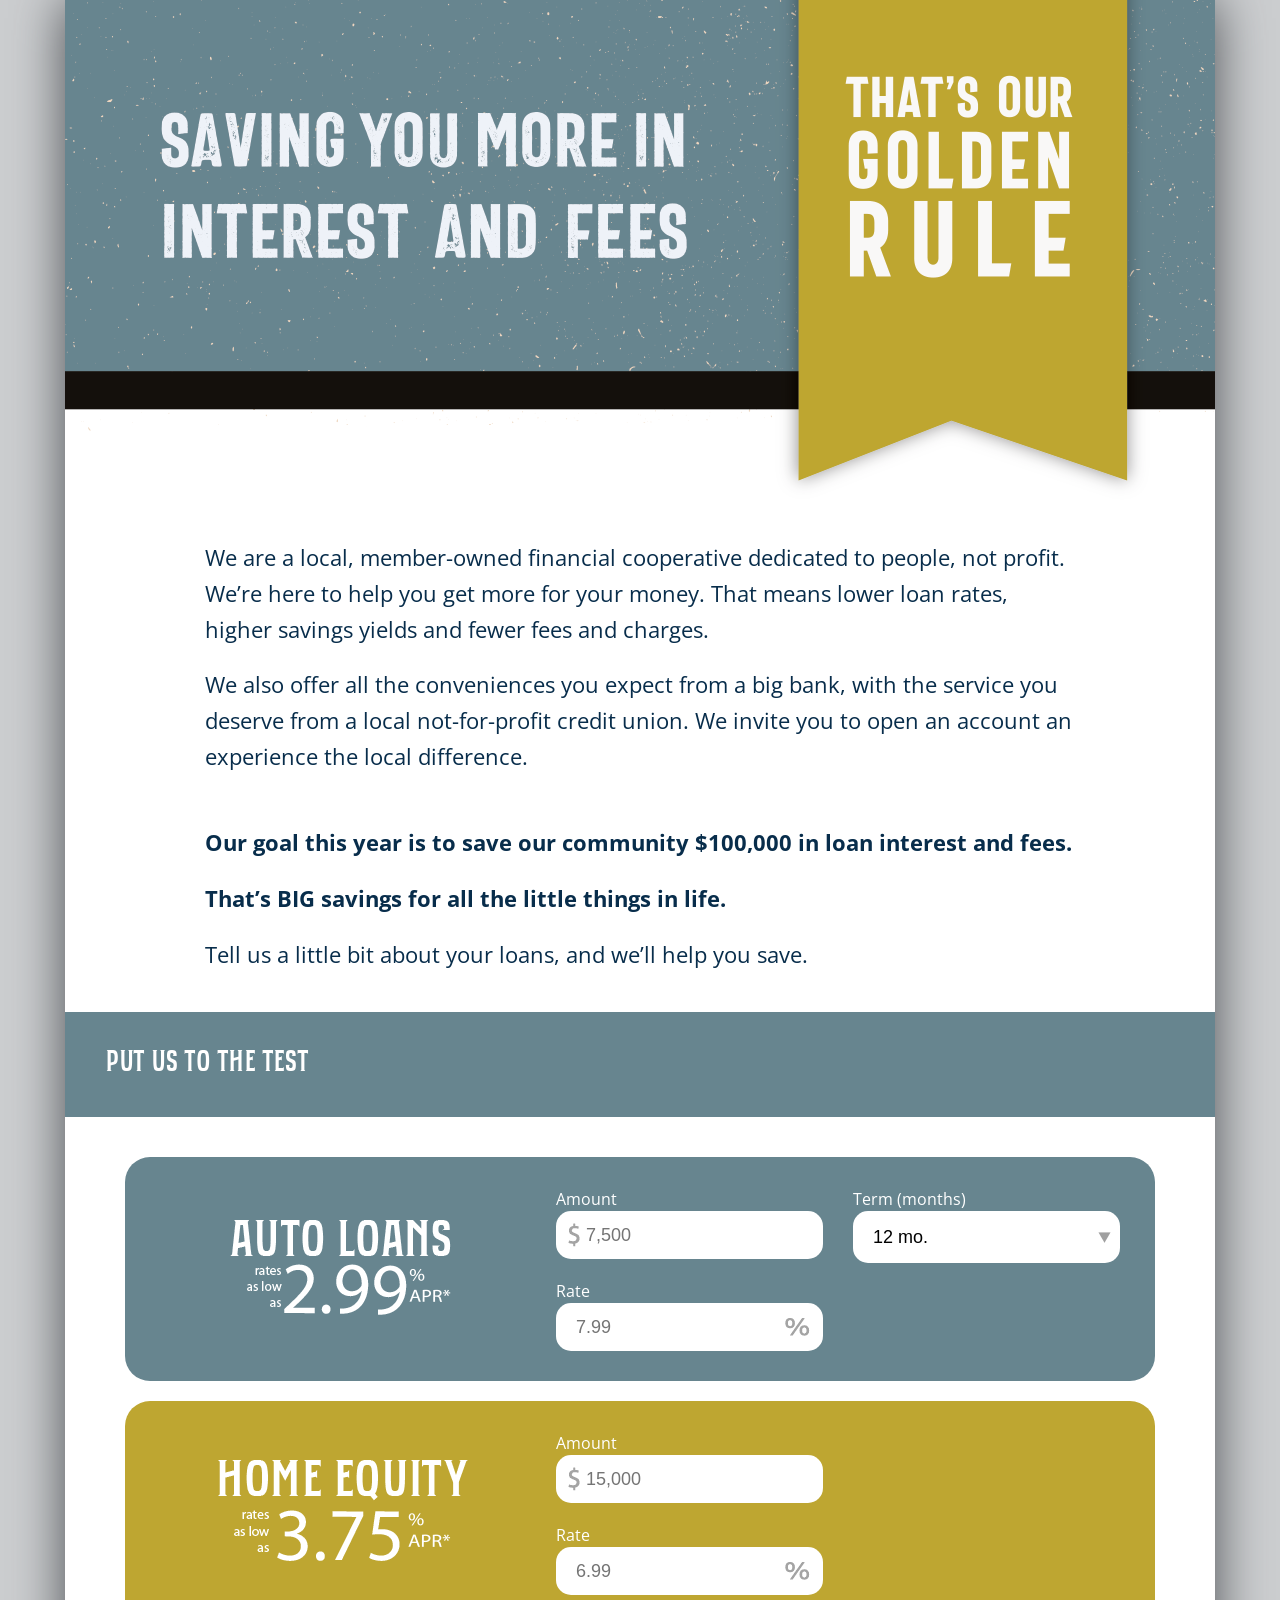
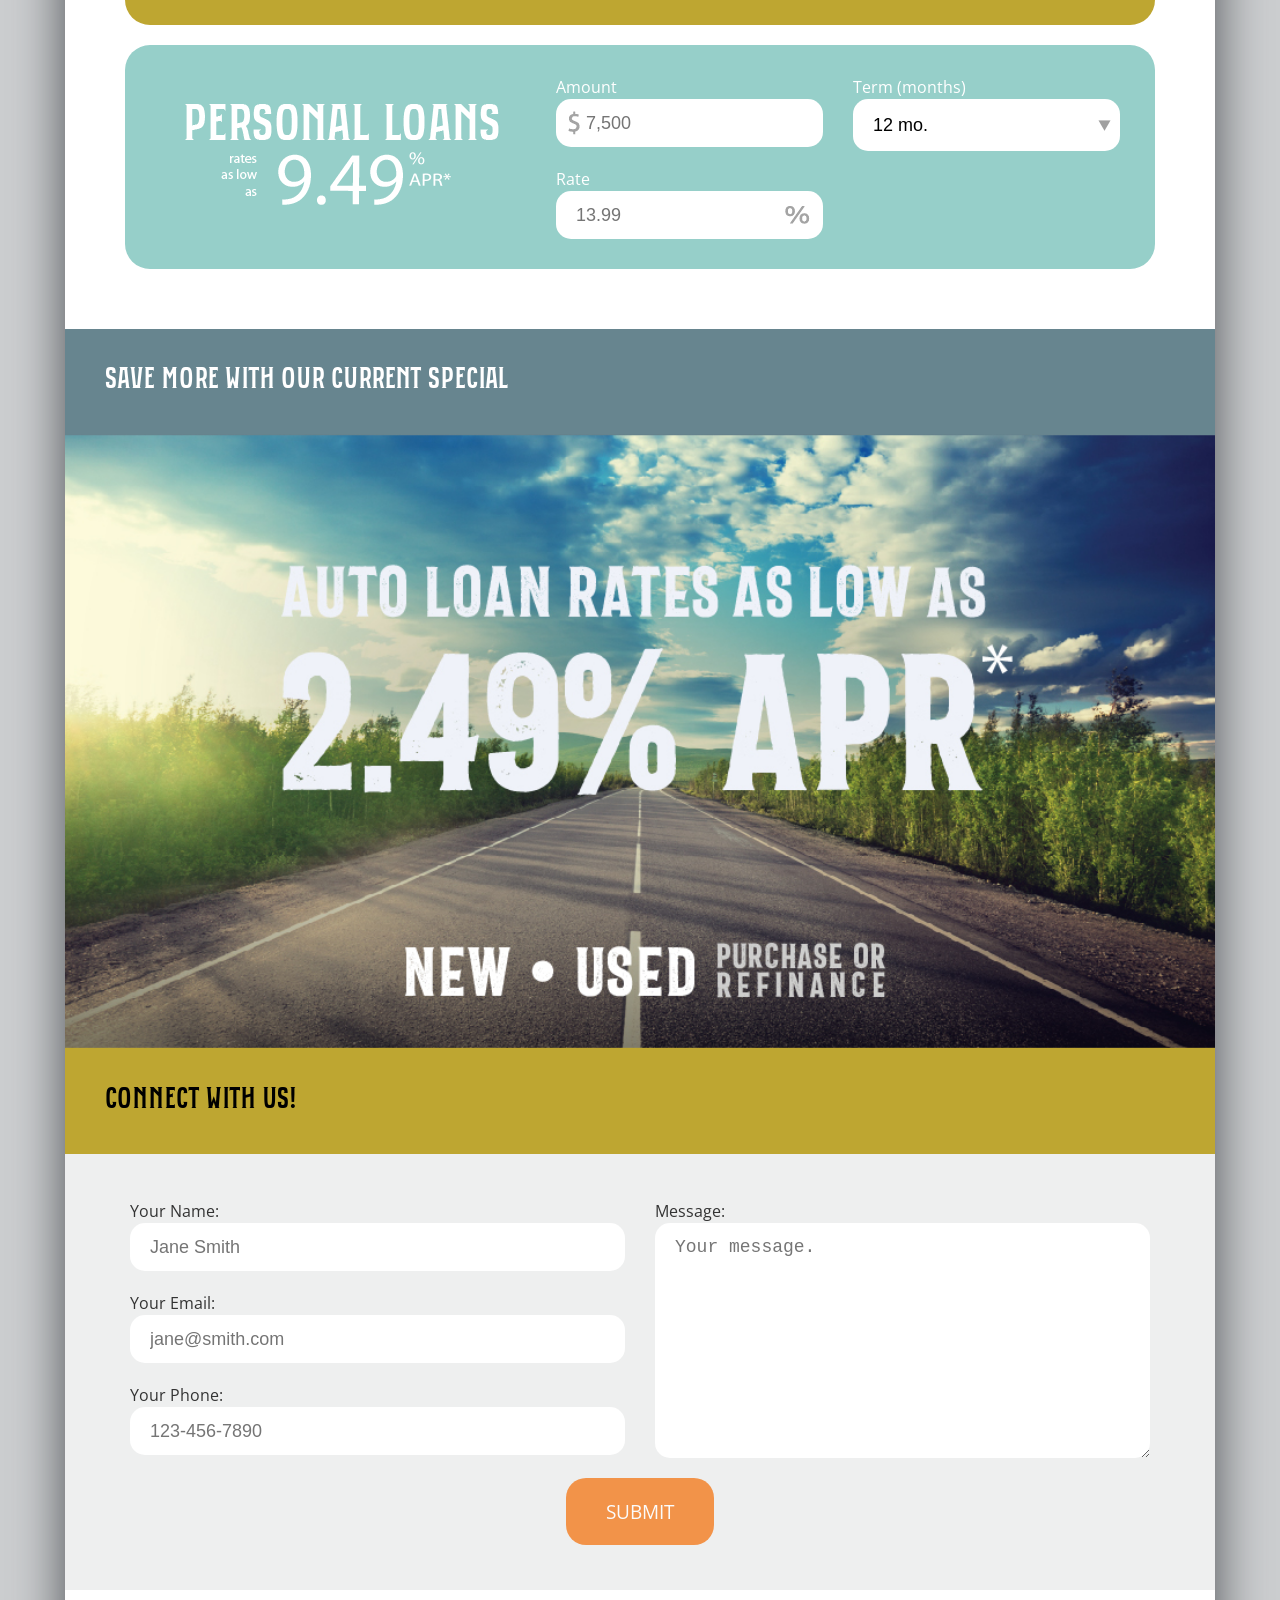
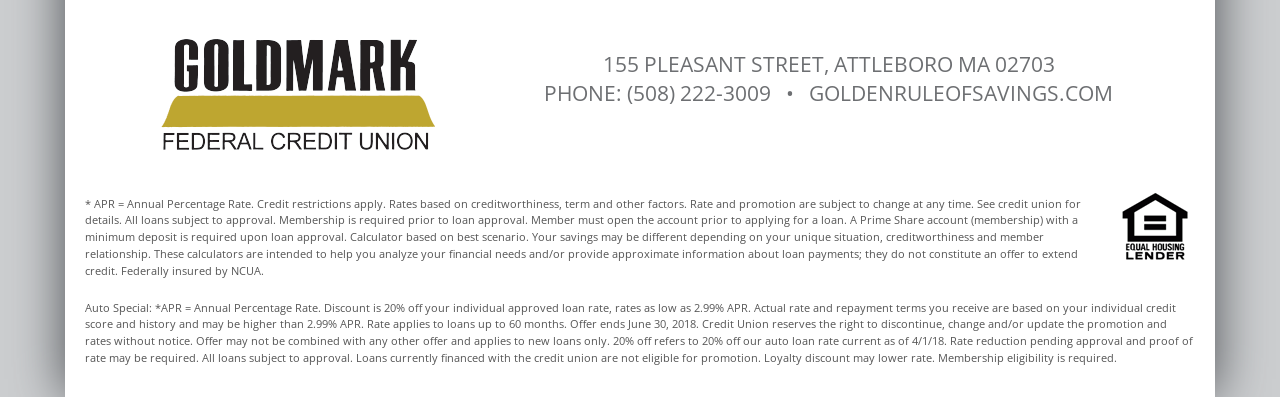
<file: index.html>
<!DOCTYPE html>
<html lang="en">
<head>
	<title>The Golden Rule | Goldmark Federal Credit Union</title>
	<meta charset="utf-8">
	<link rel="stylesheet" href="css/main.css?v=1">
	<script src="js/respond.js"></script>
	<meta name="viewport" content="width=device-width, initial-scale=1">
	<!-- Global site tag (gtag.js) - Google Analytics -->
	<script async src="https://www.googletagmanager.com/gtag/js?id=UA-127524383-1"></script>
	<script>
	window.dataLayer = window.dataLayer || [];
	function gtag(){dataLayer.push(arguments);}
	gtag('js', new Date());

	gtag('config', 'UA-127524383-1');
	</script>
</head>
<body>
<div class="wrap">
	<div class="bg-container group">
	
	<header>
		<a href="/"><img src="img/header.png" alt="We help families live better lives."></a>
	</header>


	<div class="calculator-container">
		
		<div class="intro">
			<p>We are a local, member-owned financial cooperative dedicated to people, not profit. We’re here to help you get more for your money. That means lower loan rates, higher savings yields and fewer fees and charges.</p>
			<p>We also offer all the conveniences you expect from a big bank, with the service you deserve from a local not-for-profit credit union. We invite you to open an account an experience the local difference.</p>
			<div class="savings-thermometer" data-giraph-api-key="349b9d8cf5c8957f9d51c5c674601438"></div>
			<script src="//giraph.io/api/thermometer/v1/js/widget.js"></script>
			<p style="padding-top: 40px;"><strong>Our goal this year is to save our community $100,000 in loan interest and fees.</strong></p>
			<p><strong>That’s BIG savings for all the little things in life.</strong></p>
			<p>Tell us a little bit about your loans, and we’ll help you save.</p>
		</div>

		<div class="bg-blue pad text-white"><h3>Put us to the test</h3></div>
		
		<div class="group columns">

			<div class="calculators" id="calculator">

				<div class="loan-auto calculator bg-blue">
					<div class="third first"> 
						<img src="img/rate-auto.png" alt="Auto loan rate as low as 2.99% APR">
					</div>
					<div class="third">
						<p><label for="amount1">Amount</label><input type="text" id="amount1" placeholder="7,500" class="amount" /></p>
						<p><label for="rate1">Rate</label><input type="text" id="rate1" placeholder="7.99" class="rate percent" /></p>
						<input type="hidden" class="rate_compare" value="2.99" />
					</div>
					<div class="third">
						<p><label for="term1">Term (months)</label>
							<select id="term1" class="term">
								<option value="12m">12 mo.</option>
								<option value="24m">24 mo.</option>
								<option value="36m">36 mo.</option>
								<option value="48m">48 mo.</option>
								<option value="60m">60 mo.</option>
								<option value="72m">72 mo.</option>
								<option value="84m">84 mo.</option>
							</select>
						</p>
						<p class="result auto"></p>
					</div>
					<div class="group"></div>
				</div>

				<div class="home calculator bg-gold starfish">
					<div class="third first">
						<img src="img/rate-home.png" alt="Home equity rates as low as 3.75% APR">
					</div>
					<div class="third">
						<p><label for="amount3">Amount</label><input type="text" id="amount3" placeholder="15,000" class="amount" /></p>
						<p><label for="rate3">Rate</label><input type="text" id="rate3" placeholder="6.99" class="rate percent" /></p>
						<input type="hidden" class="term" value="15y" />
						<input type="hidden" class="rate_compare" value="3.75" />
					</div>
					<div class="third result home"></div>
					<div class="group"></div>
				</div>

				<div class="loan-personal calculator bg-sky">
					<div class="third first">
						<img src="img/rate-personal.png" alt="Personal loan rate as low as 9.49% APR">
					</div>
					<div class="third">
						<p><label for="amount2">Amount</label><input type="text" id="amount2" placeholder="7,500" class="amount" /></p>
						<p><label for="rate2">Rate</label><input type="text" id="rate2" placeholder="13.99" class="rate percent" /></p>
						<input type="hidden" class="rate_compare" value="9.49" />
					</div>
					<div class="third">
						<p><label for="term2">Term (months)</label>
							<select id="term2" class="term">
								<option value="12m">12 mo.</option>
								<option value="24m">24 mo.</option>
								<option value="36m">36 mo.</option>
								<option value="48m">48 mo.</option>
								<option value="60m">60 mo.</option>
							</select>
						</p>
						<p class="result personal"></p>
					</div>
					<div class="group"></div>
				</div>
			</div>
		</div>

		<div class="bg-blue pad text-white"><h3>Save more with our current special</h3></div>

		<div class="ad">
			<a href="https://www.goldmarkfcu.com/"><img src="img/promo-auto.jpg" alt="Apply now for a Low-rate Debt Consolidation Loans! Click here for more information."></a>
		</div>
				
		<div class="bg-gold pad text-black"><h3>Connect with us!</h3></div>

		<div class="bg-grey-lighter contact">
			<div class="wrap content">
			<form id="contact" name="contact">
				<strong><div class="error text-red"></div></strong>
				<div class="group">
					<div class="half">
						<p>Your Name:
							<input type="text" name="name" placeholder="Jane Smith" /></p>
						<p>Your Email:
							<input type="text" name="email" placeholder="jane@smith.com" /></p>
						<p>Your Phone:
							<input type="text" name="phone" placeholder="123-456-7890" /></p>
					</div>
					<div class="half">
						<p>Message:
							<textarea name="message" placeholder="Your message."></textarea></p>
					</div>
				</div>
				<p class="text-center"><input type="submit" name="submit" value="Submit" class="btn" /></p>
			</form>
			</div>
		</div>

		<div class="footer-logo">
			<div class="fourty">
				<a href="http://www.goldmarkfcu.com/"><img src="img/logo.png" alt="Goldmark Logo"></a>
			</div>
			<div class="sixty">
				155 Pleasant Street, Attleboro MA 02703<br>
				Phone: (508) 222-3009 &nbsp; &bull; &nbsp; goldenruleofsavings.com
			</div>
		</div>

		<footer class="wrap fineprint">
			<img src="img/logo-housing.png" alt="Equal Housing Opportunity Logo">
			<p>* APR = Annual Percentage Rate. Credit restrictions apply. Rates based on creditworthiness, term and other factors. Rate and promotion are subject to change at any time. See credit union for details. All loans subject to approval. Membership is required prior to loan approval.  Member must open the account prior to applying for a loan. A Prime Share account (membership) with a minimum deposit is required upon loan approval. Calculator based on best scenario. Your savings may be different depending on your unique situation, creditworthiness and member relationship. These calculators are intended to help you analyze your financial needs and/or provide approximate information about loan payments; they do not constitute an offer to extend credit.  Federally insured by NCUA.</p>
			<p>Auto Special: *APR = Annual Percentage Rate. Discount is 20% off your individual approved loan rate, rates as low as 2.99% APR. Actual rate and repayment terms you receive are based on your individual credit score and history and may be higher than 2.99% APR. Rate applies to loans up to 60 months. Offer ends June 30, 2018. Credit Union reserves the right to discontinue, change and/or update the promotion and rates without notice. Offer may not be combined with any other offer and applies to new loans only. 20% off refers to 20% off our auto loan rate current as of 4/1/18. Rate reduction pending approval and proof of rate may be required. All loans subject to approval. Loans currently financed with the credit union are not eligible for promotion. Loyalty discount may lower rate. Membership eligibility is required.</p>
		</footer>

	</div>

</div>

<script src="//ajax.googleapis.com/ajax/libs/jquery/1.11.0/jquery.min.js"></script>
<script src="js/main.js"></script>
</body>
</html>
</file>
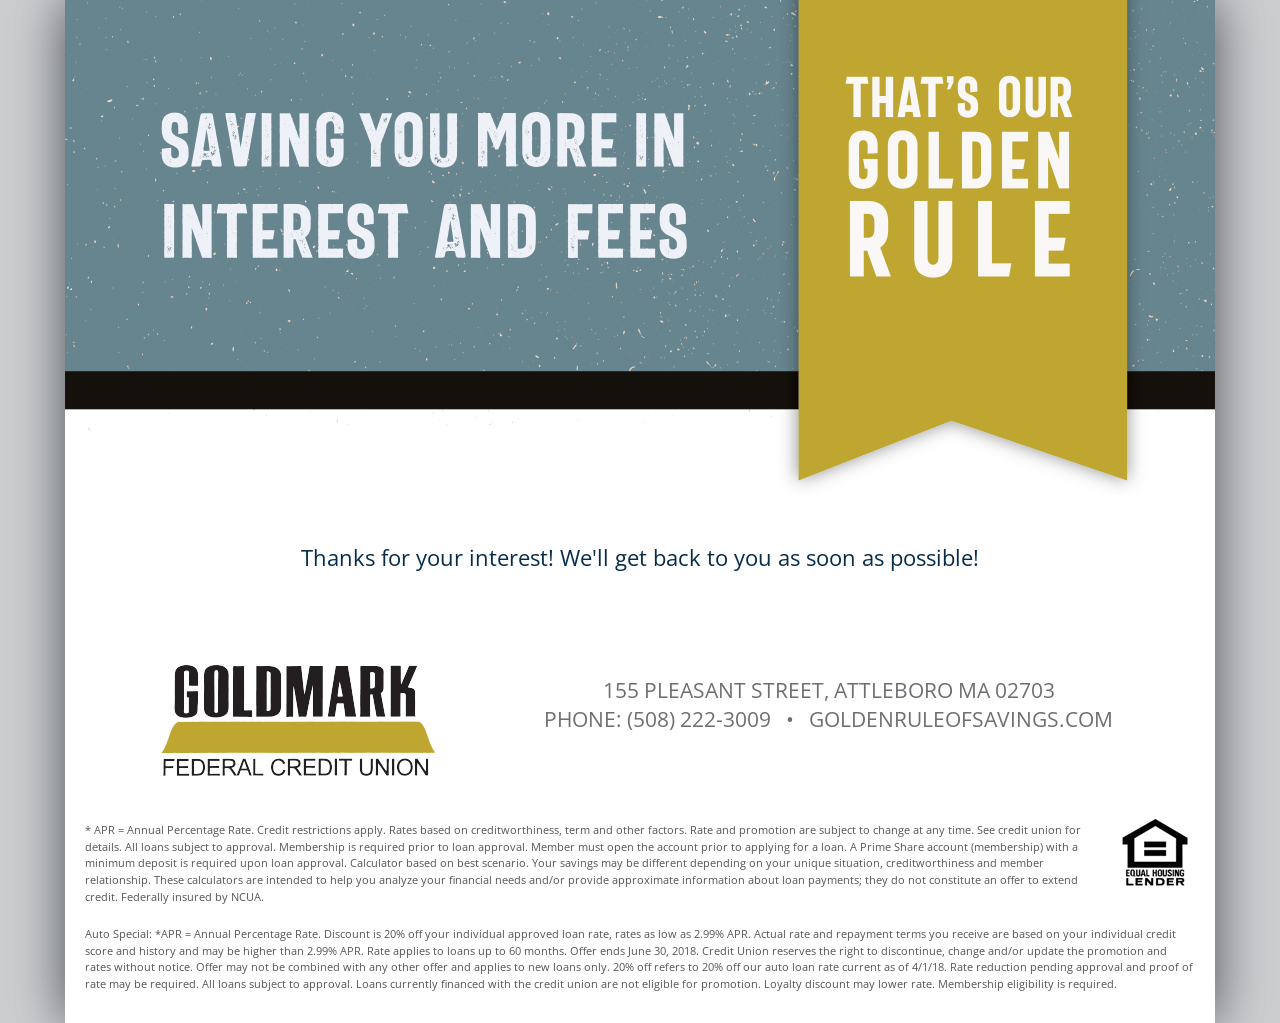
<file: thanks.html>
<!DOCTYPE html>
<html lang="en">
<head>
	<title>Big Savings for All the Little Things in Life | Acme Credit Union</title>
	<meta charset="utf-8">
	<link rel="stylesheet" href="css/main.css">
	<script src="js/respond.js"></script>
	<meta name="viewport" content="width=device-width, initial-scale=1">
	<!-- Global site tag (gtag.js) - Google Analytics -->
	<script async src="https://www.googletagmanager.com/gtag/js?id=UA-127524383-1"></script>
	<script>
	window.dataLayer = window.dataLayer || [];
	function gtag(){dataLayer.push(arguments);}
	gtag('js', new Date());

	gtag('config', 'UA-127524383-1');
	</script>
</head>
<body>
<div class="wrap">
	<div class="bg-container group">
	
	<header>
		<a href="/"><img src="img/header.png" alt="We help families live better lives."></a>
	</header>


	<div class="calculator-container">
		
		<div class="intro">
			<p class="text-center">Thanks for your interest! We'll get back to you as soon as possible!</p>
		</div>

		<div class="footer-logo">
			<div class="fourty">
				<a href="http://www.goldmarkfcu.com/"><img src="img/logo.png" alt="Goldmark Logo"></a>
			</div>
			<div class="sixty">
				155 Pleasant Street, Attleboro MA 02703<br>
				Phone: (508) 222-3009 &nbsp; &bull; &nbsp; goldenruleofsavings.com
			</div>
		</div>

		<footer class="wrap fineprint">
			<img src="img/logo-housing.png" alt="Equal Housing Opportunity Logo">
			<p>* APR = Annual Percentage Rate. Credit restrictions apply. Rates based on creditworthiness, term and other factors. Rate and promotion are subject to change at any time. See credit union for details. All loans subject to approval. Membership is required prior to loan approval.  Member must open the account prior to applying for a loan. A Prime Share account (membership) with a minimum deposit is required upon loan approval. Calculator based on best scenario. Your savings may be different depending on your unique situation, creditworthiness and member relationship. These calculators are intended to help you analyze your financial needs and/or provide approximate information about loan payments; they do not constitute an offer to extend credit.  Federally insured by NCUA.</p>
			<p>Auto Special: *APR = Annual Percentage Rate. Discount is 20% off your individual approved loan rate, rates as low as 2.99% APR. Actual rate and repayment terms you receive are based on your individual credit score and history and may be higher than 2.99% APR. Rate applies to loans up to 60 months. Offer ends June 30, 2018. Credit Union reserves the right to discontinue, change and/or update the promotion and rates without notice. Offer may not be combined with any other offer and applies to new loans only. 20% off refers to 20% off our auto loan rate current as of 4/1/18. Rate reduction pending approval and proof of rate may be required. All loans subject to approval. Loans currently financed with the credit union are not eligible for promotion. Loyalty discount may lower rate. Membership eligibility is required.</p>
		</footer>

	</div>

</div>

<script src="//ajax.googleapis.com/ajax/libs/jquery/1.11.0/jquery.min.js"></script>
<script src="js/main.js"></script>
</body>
</html>
</file>
<file: css/main.css>
@import url(http://fonts.googleapis.com/css?family=Open+Sans:400italic,700italic,400,400,700);html,body,div,span,applet,object,iframe,h1,h2,h3,h4,h5,h6,p,blockquote,pre,a,abbr,acronym,address,big,cite,code,del,dfn,em,font,img,ins,kbd,q,s,samp,small,strike,strong,sub,sup,tt,var,dl,dt,dd,ol,ul,li,fieldset,form,label,legend,table,caption,tbody,tfoot,thead,tr,th,td{margin:0;padding:0;border:0;outline:0;font-weight:inherit;font-style:inherit;font-size:100%;font-family:inherit;vertical-align:baseline}:focus{outline:0}body{line-height:1;color:black;background:white}ol,ul{list-style:none}table{border-collapse:separate;border-spacing:0}caption,th,td{text-align:left;font-weight:normal}blockquote:before,blockquote:after,q:before,q:after{content:""}blockquote,q{quotes:"" ""}*,:before,:after{box-sizing:border-box}img,video,iframe{max-width:100%}@font-face{font-family:'Bartender';src:url("fonts/bartender.woff2") format("woff2"),url("fonts/bartender.woff") format("woff"),url("fonts/bartender.ttf") format("truetype");font-weight:normal;font-style:normal}.clearfix,.group{zoom:1}.clearfix:before,.clearfix:after,.group:before,.group:after{content:"";display:table}.clearfix,.clearfix:before,.clearfix:after,.group,.group:before,.group:after{clear:both}body{font-family:"Open Sans", sans-serif;font-weight:normal;font-size:85%;line-height:1.5em;color:#333}@media only screen and (min-width: 1024px){body{font-size:100%}}a{color:#03111d;text-decoration:none}a:hover{color:#082d4b}a.no-dots{border-bottom:0}h1,h2,h3,h4,h5,h6,p{margin:0;padding:10px 0}h1{font-size:2.4em;font-family:"Bartender", sans-serif}h2{font-size:2em;line-height:1.1em;font-family:"Bartender", sans-serif}h3{font-size:1.8em;line-height:1.2em;font-family:"Bartender", sans-serif;text-transform:uppercase}h4{font-size:1.6em;line-height:1.3em}strong{font-family:"Open Sans", sans-serif;font-weight:700}input[type=text],select,textarea{display:block;width:100%;padding:14px 20px;border:0;font-size:18px;line-height:20px;border-radius:15px;-webkit-appearance:none;background:white}input[type=text].amount,select.amount,textarea.amount{background:#fff url("[data-uri]") left center no-repeat;padding:14px 0 14px 30px}input[type=text].percent,select.percent,textarea.percent{background:#fff url("[data-uri]") right center no-repeat}select{background:#fff url([data-uri]) right center no-repeat;padding:16px 20px;width:100%}textarea{height:235px}@media only screen and (min-width: 768px){.sixty,.fifty,.fourty,.half,.third,.quarter,.three-quarter,.third,.eighty,.twenty,.two-third{float:left}.sixty{width:58%;margin-right:4%}.fourty{width:38%}.quarter{width:23%;margin:0 1% 0 0}.three-quarter{width:73%;margin:0 1.5%}.third{width:33.3%;padding:0 15px}.fifty{width:50%;padding:0 15px}.eighty{width:80%;padding:0 15px}.twenty{width:20%;padding:0 15px}.two-third{width:66%;padding:0 15px}.half{width:50%;padding:0 15px}}.text-center{text-align:center}body{background:#ccced0}.bg-container{background:white;box-shadow:0 0 50px #4b4e52}header{text-align:center}header img{display:block;margin:0 auto}.wrap{max-width:1150px;margin:0 auto;position:relative;zoom:1}.wrap:before,.wrap:after{content:"";display:table}.wrap,.wrap:before,.wrap:after{clear:both}.bg-navy{background:#082d4b}.bg-purple{background:#4162ac}.bg-teal{background:#27bdc0}.bg-sky{background:#96cfc9}.bg-gold{background:#bea631}.bg-red{background:#d42027}.bg-lime{background:#a8c538}.bg-forest{background:rgba(0,104,66,0.1)}.bg-black{background:#231f20}.bg-seafoam{background:#2bbfcc}.bg-blue{background:#67858f}.bg-black{background:#231f20}.bg-grey-lighter{background:#eeefef}.bg-grey-light{background:#939598}.bg-grey-dark{background:#414042}.bg-orange{background:#f47d20}.text-navy{color:#082d4b}.text-purple{color:#4162ac}.text-teal{color:#27bdc0}.text-sky{color:#96cfc9}.text-gold{color:#bea631}.text-red{color:#d42027}.text-lime{color:#a8c538}.text-forest{color:#006842}.text-black{color:#231f20}.text-seafoam{color:#2bbfcc}.text-blue{color:#67858f}.text-black{color:#231f20}.text-grey-light{color:#939598}.text-grey-dark{color:#414042}.text-orange{color:#f47d20}.text-white{color:white}.text-black{color:black}.pad{padding:20px}@media only screen and (min-width: 768px){.pad{padding:25px 40px}}.intro{zoom:1;padding:20px;color:#082d4b;font-size:1.4em;line-height:1.6em}.intro:before,.intro:after{content:"";display:table}.intro,.intro:before,.intro:after{clear:both}@media only screen and (min-width: 768px){.intro{padding:10px 50px}}@media only screen and (min-width: 1024px){.intro{padding:20px 100px}}@media only screen and (min-width: 1150px){.intro{padding:30px 140px}}.intro .btn{width:100%;white-space:nowrap;text-align:center;padding:10px 0}@media only screen and (min-width: 1024px){.intro .btn{width:300px}}@media only screen and (min-width: 768px){.intro .btn{padding:20px 0}}@media only screen and (min-width: 500px){.savings-thermometer{float:right;margin:0 0 10px 10px}}@media only screen and (min-width: 768px){.savings-thermometer{margin:0 0 15px 15px}}@media only screen and (min-width: 860px){.savings-thermometer{margin:0 0 25px 25px}}.columns{padding:0}@media only screen and (min-width: 768px){.columns{padding:10px 20px}}@media only screen and (min-width: 1024px){.calculators{padding:20px}}@media only screen and (min-width: 1150px){.calculators{padding:30px 40px}}.calculators .calculator{padding:20px;color:white;position:relative}.calculators .calculator .third.first{text-align:center}@media only screen and (min-width: 768px){.calculators .calculator{margin:0 0 20px;border-radius:25px;padding:20px}.calculators .calculator .third{width:30%}.calculators .calculator .third.first{width:40%}.calculators .calculator .third.first img{margin-top:20px}}@media only screen and (min-width: 768px){.calculators .calculator.credit,.calculators .calculator.loan-auto,.calculators .calculator.loan-personal{position:relative;padding:20px}}.calculators .calculator .rate-display{zoom:1;padding-bottom:20px}.calculators .calculator .rate-display:before,.calculators .calculator .rate-display:after{content:"";display:table}.calculators .calculator .rate-display,.calculators .calculator .rate-display:before,.calculators .calculator .rate-display:after{clear:both}.calculators .calculator .rate-display .start{display:block;text-align:center;font-size:1.2em;padding:0 0 10px 0}.calculators .calculator .rate-display h2,.calculators .calculator .rate-display .end{float:left;font-family:"Bartender", sans-serif}.calculators .calculator .rate-display h2{width:60%;font-size:60px;line-height:1.2em;padding:0 10px 0 0;text-align:right}@media only screen and (min-width: 768px){.calculators .calculator .rate-display h2{width:78%}}.calculators .calculator .rate-display .end{width:30%;font-size:17px;line-height:1.2em}.calculators .calculator .rate-display .end span{font-size:30px}@media only screen and (min-width: 768px){.calculators .calculator .rate-display .end{width:22%}}.calculators .calculator .result{font-family:"Open Sans", sans-serif;font-weight:700;font-size:1.8em;line-height:1.2em;text-align:center;padding:15px 0 0}.calculators .calculator .result strong{display:block}@media only screen and (min-width: 768px){.calculators .calculator.home .result{padding-top:115px}}.ad img{display:block;width:100%}.contact{padding:20px}@media only screen and (min-width: 768px){.contact{padding:30px}}@media only screen and (min-width: 960px){.contact{padding:35px 50px}}.error{font-family:"Open Sans", sans-serif;font-weight:700;padding:10px 15px;background:#d42027;color:white;border-radius:8px;display:none}.footer-bar{background:#082d4b;color:white;padding:20px;text-align:center;text-transform:uppercase;font-size:1.5em;line-height:1.5em;font-weight:300}.footer-bar strong{font-size:2.2em;line-height:1.7em}.footer-logo{text-align:center;padding:40px 20px 20px}.footer-logo .sixty{font-size:1.3em;line-height:1.4em;text-transform:uppercase;color:#6d6f72}@media only screen and (min-width: 768px){.footer-logo .sixty{padding:20px 0}}.btn{font-family:"Open Sans", sans-serif;font-weight:normal;display:inline-block;padding:10px 15px;background:#f47d20;color:white;text-transform:uppercase;font-size:1.2em;transition:400ms opacity ease-in-out;opacity:.8;border:0;cursor:pointer;border-radius:20px}@media only screen and (min-width: 768px){.btn{padding:20px 40px}}.btn:hover{opacity:1;color:white}.fineprint{padding:20px;font-size:.7em;line-height:1.5em;color:#555}.fineprint img{float:right;margin:0 0 15px 15px}
</file>
